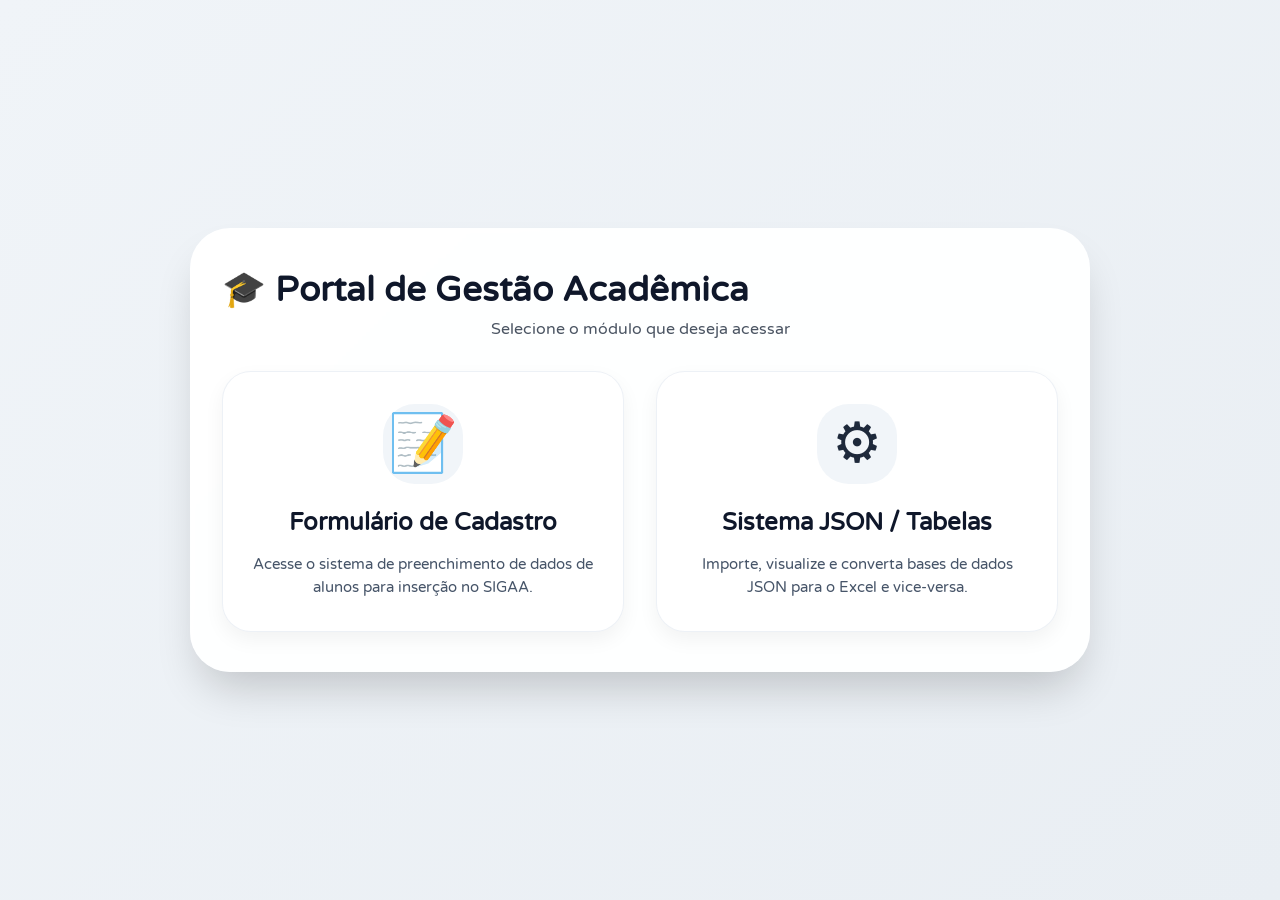
<file: index.html>
<!DOCTYPE html>
<html lang="pt-BR">
<head>
  <meta charset="UTF-8">
  <meta name="viewport" content="width=device-width, initial-scale=1.0">
  <title>Portal SIGAA Moderno</title>
  <link href="https://fonts.googleapis.com/css2?family=Varela+Round&display=swap" rel="stylesheet">
  <link rel="stylesheet" href="styles.css">
  <style>
    /* Estilos específicos para a página inicial (portal) */
    body {
      background: linear-gradient(135deg, #f0f4f8 0%, #e9eef3 100%);
      display: flex;
      justify-content: center;
      align-items: center;
      min-height: 100vh;
      padding: 2rem;
      margin: 0;
    }

    .portal-grid {
      display: grid;
      grid-template-columns: repeat(auto-fit, minmax(280px, 1fr));
      gap: 2rem;
      margin-top: 2rem;
    }

    .portal-card {
      background: #ffffff;
      border-radius: 1.8rem;
      padding: 2rem 1.8rem;
      text-align: center;
      text-decoration: none;
      color: #1e293b;
      transition: all 0.3s ease;
      box-shadow: 0 8px 20px rgba(0, 0, 0, 0.05);
      border: 1px solid rgba(226, 232, 240, 0.6);
      display: flex;
      flex-direction: column;
      align-items: center;
      gap: 1rem;
    }

    .portal-card:hover {
      transform: translateY(-6px);
      box-shadow: 0 20px 30px -10px rgba(0, 0, 0, 0.15);
      border-color: #cbd5e1;
    }

    .portal-icon {
      font-size: 3.5rem;
      background: #f1f5f9;
      width: 80px;
      height: 80px;
      display: flex;
      align-items: center;
      justify-content: center;
      border-radius: 2rem;
      margin-bottom: 0.5rem;
      transition: 0.2s;
    }

    .portal-card:hover .portal-icon {
      background: #e2e8f0;
      transform: scale(1.02);
    }

    .portal-card h3 {
      font-size: 1.5rem;
      font-weight: 700;
      margin: 0;
      color: #0f172a;
    }

    .portal-card p {
      font-size: 0.95rem;
      color: #475569;
      line-height: 1.5;
      margin: 0;
    }

    .form-container {
      max-width: 900px;
      width: 100%;
      margin: 0 auto;
      background: rgba(255, 255, 255, 0.95);
      backdrop-filter: blur(2px);
      border-radius: 2.5rem;
      padding: 2.5rem 2rem;
      box-shadow: 0 25px 45px -12px rgba(0, 0, 0, 0.2);
    }

    h1 {
      font-size: 2.2rem;
      margin-bottom: 0.5rem;
    }

    .subtitle {
      font-size: 1rem;
      color: #4b5563;
    }
  </style>
</head>
<body>
<div class="form-container">
  <div style="text-align: center; margin-bottom: 1rem;">
    <h1>🎓 Portal de Gestão Acadêmica</h1>
    <p class="subtitle" style="border: none; padding: 0;">Selecione o módulo que deseja acessar</p>
  </div>

  <div class="portal-grid">
    <a href="cadastro.html" class="portal-card">
      <div class="portal-icon">📝</div>
      <h3>Formulário de Cadastro</h3>
      <p>Acesse o sistema de preenchimento de dados de alunos para inserção no SIGAA.</p>
    </a>

    <a href="ferramentas.html" class="portal-card">
      <div class="portal-icon">⚙️</div>
      <h3>Sistema JSON / Tabelas</h3>
      <p>Importe, visualize e converta bases de dados JSON para o Excel e vice-versa.</p>
    </a>
  </div>
</div>
</body>
</html>
</file>
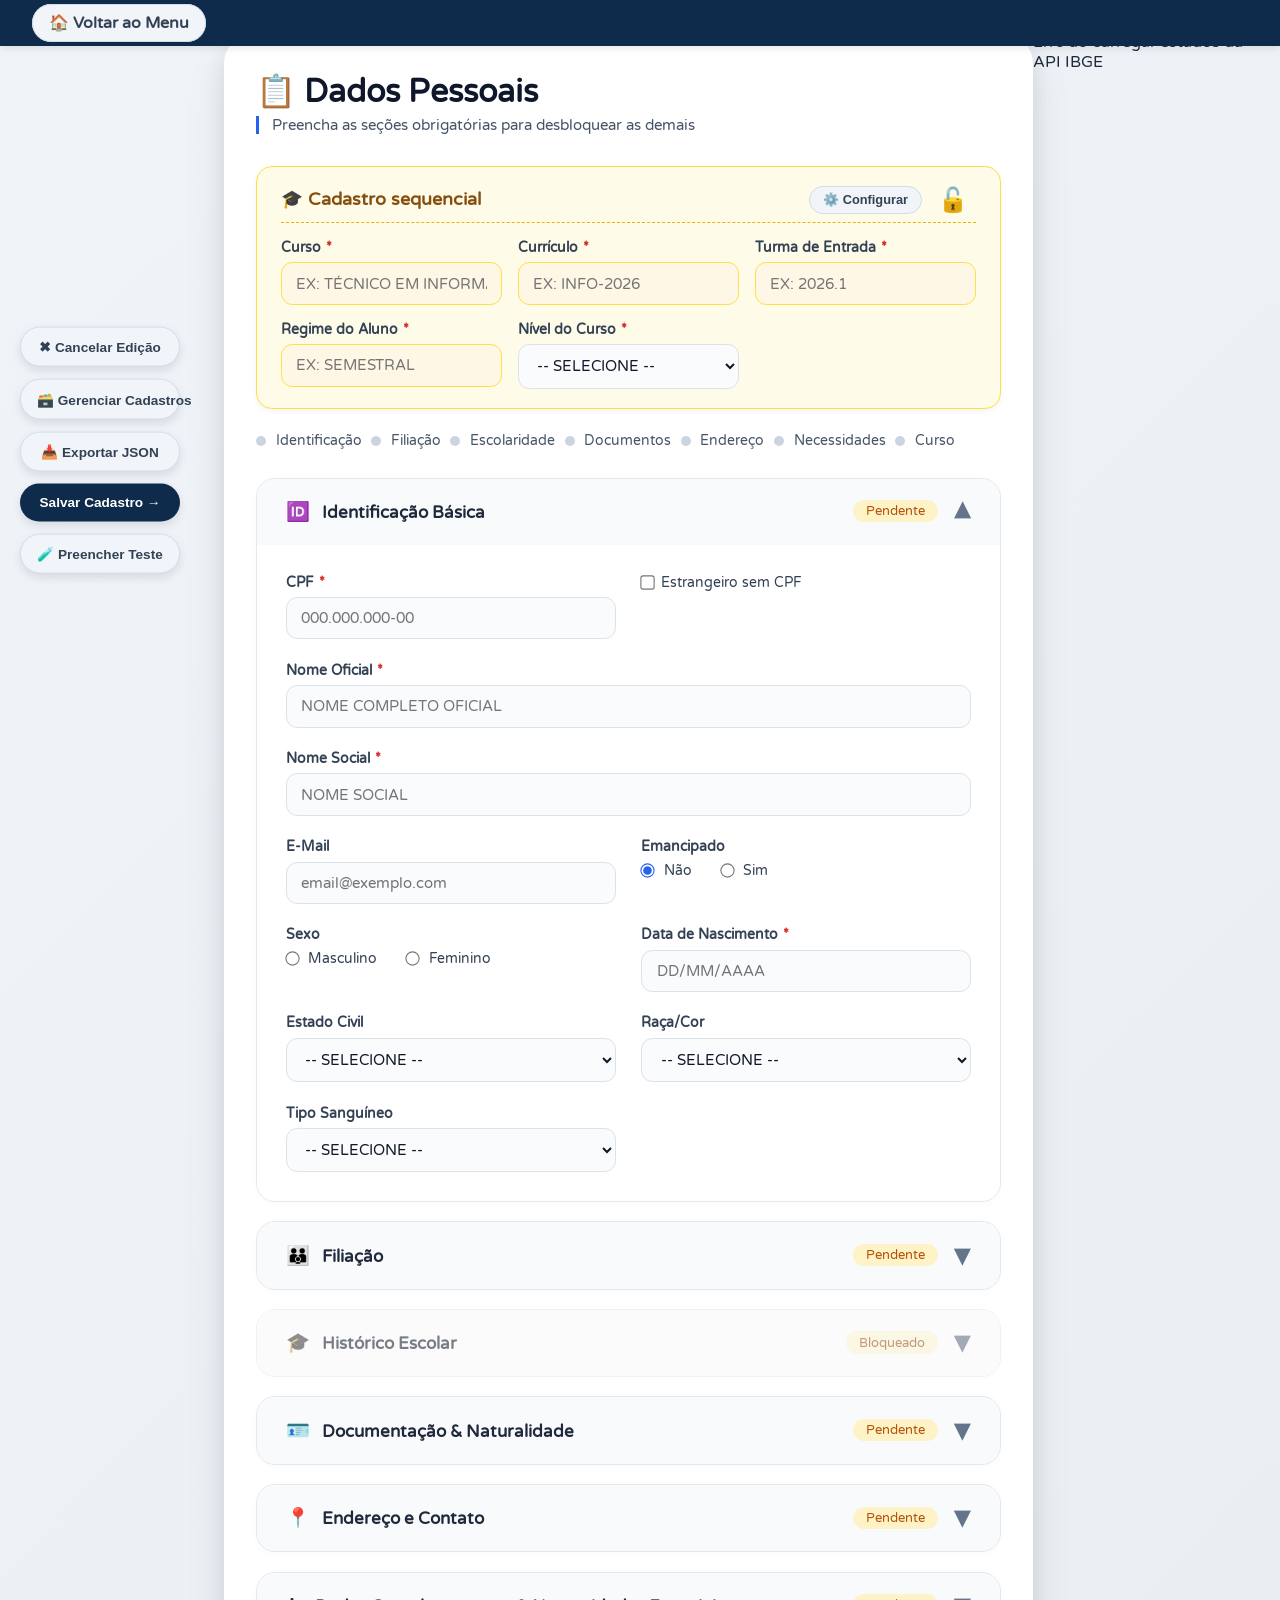
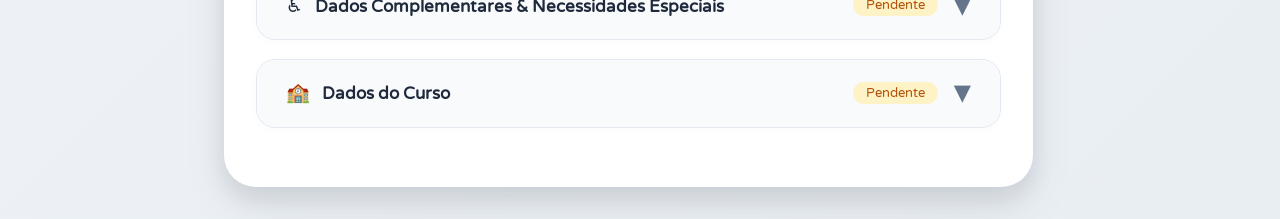
<file: cadastro.html>
<!DOCTYPE html>
<html lang="pt-BR">
<head>
  <meta charset="UTF-8">
  <meta name="viewport" content="width=device-width, initial-scale=1.0, maximum-scale=1.5, user-scalable=yes">
  <title>Dados Pessoais · SIGAA Moderno</title>
  <link href="https://fonts.googleapis.com/css2?family=Varela+Round&display=swap" rel="stylesheet">
  <link rel="stylesheet" href="./css/styles.css">
</head>
<body>

<!-- Menu superior -->
<nav class="top-menu">
  <a href="index.html" class="btn btn-secondary" style="padding: 0.5rem 1rem; text-decoration: none;">🏠 Voltar ao Menu</a>
</nav>

<!-- Botões flutuantes laterais -->
<div class="floating-buttons">
  <button class="btn btn-secondary" type="button" onclick="cancelarEdicao()">✖ Cancelar Edição</button>
  <button class="btn btn-secondary" type="button" onclick="abrirDashboard()">🗃️ Gerenciar Cadastros</button>
  <button class="btn btn-secondary" type="button" onclick="exportarParaJSON()">📥 Exportar JSON</button>
  <button class="btn btn-primary" type="button" onclick="validateAll()">Salvar Cadastro →</button>
  <button class="btn btn-secondary" type="button" onclick="preencherDadosFicticios()">🧪 Preencher Teste</button>
</div>

<div class="form-container">
  <h1>📋 Dados Pessoais</h1>
  <p class="subtitle">Preencha as seções obrigatórias para desbloquear as demais</p>

  <!-- Painel fixo de configuração do curso (Cadastro sequencial) -->
  <div class="course-fixed-panel">
    <div class="panel-header">
      <span class="panel-title">🎓 Cadastro sequencial</span>
      <div style="display: flex; gap: 0.5rem;">
        <button class="btn btn-secondary" style="padding: 0.2rem 0.8rem; font-size: 0.8rem;" onclick="showInitialModal()">⚙️ Configurar</button>
        <button id="lockToggleBtn" class="lock-button" onclick="toggleCourseLock()">🔓</button>
      </div>
    </div>
    <div class="course-fixed-fields">
      <div class="field-group">
        <label>Curso <span class="required-mark">*</span></label>
        <input type="text" id="fixedCurso" placeholder="Ex: TÉCNICO EM INFORMÁTICA">
      </div>
      <div class="field-group">
        <label>Currículo <span class="required-mark">*</span></label>
        <input type="text" id="fixedCurriculo" placeholder="Ex: INFO-2026">
      </div>
      <div class="field-group">
        <label>Turma de Entrada <span class="required-mark">*</span></label>
        <input type="text" id="fixedTurma" placeholder="Ex: 2026.1">
      </div>
      <div class="field-group">
        <label>Regime do Aluno <span class="required-mark">*</span></label>
        <input type="text" id="fixedRegime" placeholder="Ex: SEMESTRAL">
      </div>
      <!-- NOVO CAMPO: Nível de Ensino (apenas para controle de interface) -->
      <div class="field-group">
        <label>Nível do Curso <span class="required-mark">*</span></label>
        <select id="nivelCurso" onchange="atualizarExigenciaEscolar()">
          <option value="">-- SELECIONE --</option>
          <option value="fic">FIC (Ensino Fundamental)</option>
          <option value="tecnico">Técnico (Ensino Fundamental)</option>
          <option value="subsequente">Subsequente (Ensino Médio)</option>
          <option value="superior">Superior (Ensino Médio)</option>
          <option value="pos">Pós-Graduação (Graduação)</option>
        </select>
      </div>
    </div>
  </div>

  <div class="progress-indicator" id="progressBar">
    <span class="progress-dot active" id="dot1"></span> Identificação
    <span class="progress-dot" id="dot2"></span> Filiação
    <span class="progress-dot" id="dot3"></span> Escolaridade
    <span class="progress-dot" id="dot4"></span> Documentos
    <span class="progress-dot" id="dot5"></span> Endereço
    <span class="progress-dot" id="dot6"></span> Necessidades
    <span class="progress-dot" id="dot7"></span> Curso
  </div>

  <form id="mainForm" onsubmit="return false;">
    
    <div class="accordion open" id="acc1">
      <div class="accordion-header" onclick="toggleAccordion('acc1')">
        <div><span class="icon">🆔</span> Identificação Básica</div>
        <div style="display: flex; align-items: center; gap: 1rem;">
          <span class="status incomplete" id="status1">Pendente</span>
          <span class="toggle-icon">▼</span>
        </div>
      </div>
      <div class="accordion-body">
        <div class="inner">
          <div class="form-grid">
            <div class="field-group">
              <label>CPF <span class="required-mark">*</span></label>
              <input id="form:txtCPF" name="form:txtCPF" type="text" maxlength="14" placeholder="000.000.000-00" oninput="aplicarMascaraCPF(this); checkSection('acc1');">
            </div>
            <div class="field-group" style="justify-content: flex-end;">
              <label style="font-weight: 500;">
                <input id="form:internacional" name="form:internacional" type="checkbox" onchange="checkSection('acc1')"> Estrangeiro sem CPF
              </label>
            </div>
            <div class="field-group full-width">
              <label>Nome Oficial <span class="required-mark">*</span></label>
              <input id="form:nomeOficial" name="form:nomeOficial" type="text" maxlength="80" placeholder="NOME COMPLETO OFICIAL" oninput="replicateToSocial(); checkSection('acc1');">
            </div>
            <div class="field-group full-width">
              <label>Nome Social <span class="required-mark">*</span></label>
              <input id="form:nome" name="form:nome" type="text" maxlength="80" placeholder="NOME SOCIAL" oninput="checkSection('acc1')">
            </div>
            <div class="field-group">
              <label>E-Mail</label>
              <input id="form:email" name="form:email" type="email" maxlength="80" placeholder="email@exemplo.com">
            </div>
            <div class="field-group">
              <label>Emancipado</label>
              <div class="radio-group">
                <label><input type="radio" name="form:emancipado" value="false" checked> Não</label>
                <label><input type="radio" name="form:emancipado" value="true"> Sim</label>
              </div>
            </div>
            <div class="field-group">
              <label>Sexo</label>
              <div class="radio-group">
                <label><input type="radio" name="form:sexo" value="M"> Masculino</label>
                <label><input type="radio" name="form:sexo" value="F"> Feminino</label>
              </div>
            </div>
            <div class="field-group">
              <label>Data de Nascimento <span class="required-mark">*</span></label>
              <input id="form:Nascimento" name="form:Nascimento" type="text" maxlength="10" placeholder="DD/MM/AAAA" oninput="aplicarMascaraData(this); checkSection('acc1');">
            </div>
            <div class="field-group">
              <label>Estado Civil</label>
              <select id="form:estadoCivil" name="form:estadoCivil">
                <option value="0">-- SELECIONE --</option>
                <option value="1">SOLTEIRO(A)</option>
                <option value="2">CASADO(A)</option>
                <option value="9">DIVORCIADO(A)</option>
                <option value="5">VIÚVO(A)</option>
              </select>
            </div>
            <div class="field-group">
              <label>Raça/Cor</label>
              <select id="form:raca" name="form:raca">
                <option value="0">-- SELECIONE --</option>
                <option value="1">BRANCA</option>
                <option value="2">PARDA</option>
                <option value="3">PRETA</option>
                <option value="5">AMARELA</option>
                <option value="4">INDÍGENA</option>
              </select>
            </div>
            <div class="field-group">
              <label>Tipo Sanguíneo</label>
              <select id="form:tipoSanguineo" name="form:tipoSanguineo">
                <option value="">-- SELECIONE --</option>
                <option value="O+">O+</option>
                <option value="O-">O-</option>
                <option value="A+">A+</option>
                <option value="A-">A-</option>
              </select>
            </div>
          </div>
        </div>
      </div>
    </div>

    <div class="accordion locked" id="acc2">
      <div class="accordion-header" onclick="toggleAccordion('acc2')">
        <div><span class="icon">👪</span> Filiação</div>
        <div style="display: flex; align-items: center; gap: 1rem;">
          <span class="status incomplete" id="status2">Bloqueado</span>
          <span class="toggle-icon">▼</span>
        </div>
      </div>
      <div class="accordion-body">
        <div class="inner">
          <div class="form-grid">
            <div class="field-group full-width">
              <label>Filiação 1 <span class="required-mark">*</span></label>
              <input id="form:mae" name="form:mae" type="text" placeholder="NOME" oninput="checkSection('acc2')">
            </div>
            <div class="field-group">
              <label>Tipo</label>
              <select id="form:tipoFiliacao1" name="form:tipoFiliacao1">
                <option value="1">MÃE</option>
                <option value="2">PAI</option>
                <option value="3">OUTRO</option>
              </select>
            </div>
            <div class="field-group">
              <label>CPF</label>
              <input id="form:cpfDaFiliacao1" name="form:cpfDaFiliacao1" type="text" maxlength="14" placeholder="000.000.000-00" oninput="aplicarMascaraCPF(this)">
            </div>
            
            <hr class="section-divider full-width">

            <div class="field-group full-width">
              <label>Filiação 2</label>
              <input id="form:pai" name="form:pai" type="text" placeholder="NOME">
            </div>
            <div class="field-group">
              <label>Tipo</label>
              <select id="form:tipoFiliacao2" name="form:tipoFiliacao2">
                <option value="">-- SELECIONE --</option>
                <option value="2">PAI</option>
                <option value="1">MÃE</option>
                <option value="3">OUTRO</option>
              </select>
            </div>
            <div class="field-group">
              <label>CPF</label>
              <input id="form:cpfDaFiliacao2" name="form:cpfDaFiliacao2" type="text" maxlength="14" placeholder="000.000.000-00" oninput="aplicarMascaraCPF(this)">
            </div>

            <hr class="section-divider full-width">

            <div class="field-group full-width">
              <label>Filiação 3</label>
              <input id="form:nomeFiliacao3" name="form:nomeFiliacao3" type="text" placeholder="NOME">
            </div>
            <div class="field-group">
              <label>Tipo</label>
              <select id="form:tipoFiliacao3" name="form:tipoFiliacao3">
                <option value="">-- SELECIONE --</option>
                <option value="3">OUTRO</option>
              </select>
            </div>
            <div class="field-group">
              <label>CPF</label>
              <input id="form:cpfDaFiliacao3" name="form:cpfDaFiliacao3" type="text" maxlength="14" placeholder="000.000.000-00" oninput="aplicarMascaraCPF(this)">
            </div>
          </div>
        </div>
      </div>
    </div>

    <div class="accordion locked" id="acc3">
      <div class="accordion-header" onclick="toggleAccordion('acc3')">
        <div><span class="icon">🎓</span> Histórico Escolar</div>
        <div style="display: flex; align-items: center; gap: 1rem;">
          <span class="status incomplete" id="status3">Bloqueado</span>
          <span class="toggle-icon">▼</span>
        </div>
      </div>
      <div class="accordion-body">
        <div class="inner">
          <div class="edu-cards-container">
            <div class="edu-card">
              <h4>📘 Ensino Fundamental</h4>
              <div class="field-group">
                <label>Ano de Conclusão</label>
                <input id="form:anoFund" name="form:anoFund" type="text" maxlength="4" placeholder="AAAA" oninput="this.value = this.value.replace(/\D/g, '')">
              </div>
              <div class="field-group">
                <label>Escola</label>
                <input id="form:escolaFund" name="form:escolaFund" type="text" placeholder="NOME DA ESCOLA">
              </div>
              <div class="field-group">
                <label>Tipo de Instituição</label>
                <select id="form:tipoEscolaFund" name="form:tipoEscolaFund">
                  <option value="">-- SELECIONE --</option>
                  <option value="PUB">Pública</option>
                  <option value="PRI">Privada</option>
                </select>
              </div>
            </div>

            <div class="edu-card">
              <h4>📗 Ensino Médio</h4>
              <div class="field-group">
                <label>Ano de Conclusão</label>
                <input id="form:anoMedio" name="form:anoMedio" type="text" maxlength="4" placeholder="AAAA" oninput="this.value = this.value.replace(/\D/g, '')">
              </div>
              <div class="field-group">
                <label>Escola</label>
                <input id="form:escolaMedio" name="form:escolaMedio" type="text" placeholder="NOME DA ESCOLA">
              </div>
              <div class="field-group">
                <label>Tipo de Instituição</label>
                <select id="form:tipoEscolaMedio" name="form:tipoEscolaMedio">
                  <option value="">-- SELECIONE --</option>
                  <option value="PUB">Pública</option>
                  <option value="PRI">Privada</option>
                </select>
              </div>
            </div>

            <div class="edu-card">
              <h4>📙 Ensino Superior</h4>
              <div class="field-group">
                <label>Ano de Conclusão</label>
                <input id="form:anoSup" name="form:anoSup" type="text" maxlength="4" placeholder="AAAA" oninput="this.value = this.value.replace(/\D/g, '')">
              </div>
              <div class="field-group">
                <label>Instituição</label>
                <input id="form:instSup" name="form:instSup" type="text" placeholder="NOME DA INSTITUIÇÃO">
              </div>
              <div class="field-group">
                <label>Tipo de Instituição</label>
                <select id="form:tipoInstSup" name="form:tipoInstSup">
                  <option value="">-- SELECIONE --</option>
                  <option value="PUB">Pública</option>
                  <option value="PRI">Privada</option>
                </select>
              </div>
            </div>
          </div>
          <div style="margin-top: 2rem; text-align: right;">
            <button type="button" class="btn btn-secondary" style="padding: 0.5rem 1.5rem;" onclick="checkSection('acc3'); if(document.getElementById('status3').textContent === 'Concluído') forceUnlock('acc4'); else showMessage('Preencha os campos exigidos para o nível selecionado.', 'error');">Confirmar & Avançar</button>
          </div>
        </div>
      </div>
    </div>

    <div class="accordion locked" id="acc4">
      <div class="accordion-header" onclick="toggleAccordion('acc4')">
        <div><span class="icon">🪪</span> Documentação & Naturalidade</div>
        <div style="display: flex; align-items: center; gap: 1rem;">
          <span class="status incomplete" id="status4">Bloqueado</span>
          <span class="toggle-icon">▼</span>
        </div>
      </div>
      <div class="accordion-body">
        <div class="inner">
          <div class="form-grid">
            <div class="field-group full-width"><h3 style="font-size: 1rem; color: #475569;">Naturalidade</h3></div>
            <div class="field-group">
              <label>País <span class="required-mark">*</span></label>
              <select id="form:naturPais" name="form:naturPais" onchange="checkSection('acc4')">
                <option value="">-- SELECIONE --</option>
                <option value="31">BRASIL</option>
              </select>
            </div>
            <div class="field-group">
              <label>UF Naturalidade <span class="required-mark">*</span></label>
              <select id="form:ufIdNatur" name="form:ufIdNatur" onchange="atualizarMunicipios('form:ufIdNatur', 'listaNatMunicipio'); checkSection('acc4');">
                <option value="-1">-- SELECIONE --</option>
              </select>
            </div>
            <div class="field-group">
              <label>Município <span class="required-mark">*</span></label>
              <input id="form:naturMunicipio" name="form:naturMunicipio" list="listaNatMunicipio" placeholder="DIGITE OU SELECIONE" oninput="checkSection('acc4')">
              <datalist id="listaNatMunicipio"></datalist>
            </div>
            <div class="field-group">
              <label>Nacionalidade <span class="required-mark">*</span></label>
              <input id="form:paisNacionalidade" name="form:paisNacionalidade" type="text" maxlength="50" value="BRASILEIRA" placeholder="BRASILEIRA" oninput="checkSection('acc4')">
            </div>

            <hr class="section-divider full-width">
            
            <div class="field-group full-width"><h3 style="font-size: 1rem; color: #475569;">Registro Geral (RG)</h3></div>
            <div class="field-group">
              <label>RG <span class="required-mark">*</span></label>
              <input id="form:rg" name="form:rg" type="text" maxlength="15" placeholder="NÚMERO" oninput="checkSection('acc4')">
            </div>
            <div class="field-group">
              <label>Órgão Expedição <span class="required-mark">*</span></label>
              <input id="form:orgaoExpedicao" name="form:orgaoExpedicao" type="text" maxlength="20" placeholder="SSP/PC" oninput="checkSection('acc4')">
            </div>
            <div class="field-group">
              <label>UF RG <span class="required-mark">*</span></label>
              <select id="form:ufRG" name="form:ufRG" onchange="checkSection('acc4')">
                <option value="-1">-- SELECIONE --</option>
              </select>
            </div>
            <div class="field-group">
              <label>Data Expedição RG <span class="required-mark">*</span></label>
              <input id="form:Expedicao" name="form:Expedicao" type="text" maxlength="10" placeholder="DD/MM/AAAA" oninput="aplicarMascaraData(this); checkSection('acc4');">
            </div>

            <hr class="section-divider full-width">

            <div class="field-group full-width"><h3 style="font-size: 1rem; color: #475569;">Outros Documentos</h3></div>
            <div class="field-group">
              <label>Título de Eleitor</label>
              <input id="form:numeroTitulo" name="form:numeroTitulo" type="text" maxlength="12" placeholder="NÚMERO">
            </div>
            <div class="field-group">
              <label>Zona</label>
              <input id="form:zonaTitulo" name="form:zonaTitulo" type="text" maxlength="4" placeholder="ZONA">
            </div>
            <div class="field-group">
              <label>Seção</label>
              <input id="form:secaoTitulo" name="form:secaoTitulo" type="text" maxlength="4" placeholder="SEÇÃO">
            </div>
            <div class="field-group">
              <label>Passaporte</label>
              <input id="form:passaporte" name="form:passaporte" type="text" maxlength="20" placeholder="NÚMERO">
            </div>

            <div class="field-group">
              <label>Certificado Militar</label>
              <input id="form:numero_certificadomilitar" name="form:numero_certificadomilitar" type="text" maxlength="20" placeholder="NÚMERO">
            </div>
            <div class="field-group">
              <label>Data Expedição</label>
              <input id="form:Expedicao_certificadomilitar" name="form:Expedicao_certificadomilitar" type="text" maxlength="10" placeholder="DD/MM/AAAA" oninput="aplicarMascaraData(this);">
            </div>
            <div class="field-group">
              <label>Série / Categoria</label>
              <div style="display: flex; gap: 0.5rem;">
                <input id="form:serieMilitar" name="form:serieMilitar" type="text" placeholder="SÉRIE" style="width: 50%;">
                <input id="form:catMilitar" name="form:catMilitar" type="text" placeholder="CAT" style="width: 50%;">
              </div>
            </div>
            <div class="field-group">
              <label>Órgão (Militar)</label>
              <input id="form:orgaoMilitar" name="form:orgaoMilitar" type="text" placeholder="ÓRGÃO">
            </div>
          </div>
        </div>
      </div>
    </div>

    <div class="accordion locked" id="acc5">
      <div class="accordion-header" onclick="toggleAccordion('acc5')">
        <div><span class="icon">📍</span> Endereço e Contato</div>
        <div style="display: flex; align-items: center; gap: 1rem;">
          <span class="status incomplete" id="status5">Bloqueado</span>
          <span class="toggle-icon">▼</span>
        </div>
      </div>
      <div class="accordion-body">
        <div class="inner">
          <div class="form-grid">
            <div class="field-group full-width">
              <label>Área de procedência (Localização)</label>
              <div class="radio-group">
                <label><input type="radio" name="form:zonaResidencia" value="urbana" checked> Zona urbana</label>
                <label><input type="radio" name="form:zonaResidencia" value="rural"> Zona rural</label>
              </div>
            </div>
            <div class="field-group">
              <label>CEP <span class="required-mark">*</span></label>
              <input id="form:endCEP" name="form:endCEP" type="text" maxlength="9" placeholder="00000-000" oninput="aplicarMascaraCEP(this); checkSection('acc5');">
            </div>
            <div class="field-group">
              <label>Logradouro <span class="required-mark">*</span></label>
              <input id="form:logradouro" name="form:logradouro" type="text" maxlength="70" placeholder="RUA/AVENIDA" oninput="checkSection('acc5')">
            </div>
            <div class="field-group">
              <label>Número <span class="required-mark">*</span></label>
              <input id="form:endNumero" name="form:endNumero" type="text" maxlength="8" placeholder="Nº" oninput="checkSection('acc5')">
            </div>
            <div class="field-group">
              <label>Complemento</label>
              <input id="form:endComplemento" name="form:endComplemento" type="text" maxlength="80" placeholder="APTO/BLOCO">
            </div>
            <div class="field-group">
              <label>Bairro <span class="required-mark">*</span></label>
              <input id="form:endBairro" name="form:endBairro" type="text" maxlength="60" placeholder="BAIRRO" oninput="checkSection('acc5')">
            </div>
            <div class="field-group">
              <label>UF <span class="required-mark">*</span></label>
              <select id="form:ufEnd" name="form:ufEnd" onchange="atualizarMunicipios('form:ufEnd', 'listaEndMunicipio'); checkSection('acc5');">
                <option value="-1">-- SELECIONE --</option>
              </select>
            </div>
            <div class="field-group">
              <label>Município <span class="required-mark">*</span></label>
              <input id="form:endMunicipio" name="form:endMunicipio" list="listaEndMunicipio" placeholder="DIGITE OU SELECIONE" oninput="checkSection('acc5')">
              <datalist id="listaEndMunicipio"></datalist>
            </div>
            
            <div class="field-group">
              <label>Tel. Celular <span class="required-mark">*</span></label>
              <input id="form:telCelNumero" name="form:telCelNumero" type="text" maxlength="9" placeholder="0000-0000" oninput="aplicarMascaraTelefoneSIGAA(this); checkSection('acc5');">
            </div>
            <div class="field-group">
              <label>Tel. Fixo</label>
              <input id="form:telFixoNumero" name="form:telFixoNumero" type="text" maxlength="9" placeholder="0000-0000" oninput="aplicarMascaraTelefoneSIGAA(this);">
            </div>
            
          </div>
        </div>
      </div>
    </div>

    <div class="accordion locked" id="acc6">
      <div class="accordion-header" onclick="toggleAccordion('acc6')">
        <div><span class="icon">♿</span> Dados Complementares & Necessidades Especiais</div>
        <div style="display: flex; align-items: center; gap: 1rem;">
          <span class="status incomplete" id="status6">Bloqueado</span>
          <span class="toggle-icon">▼</span>
        </div>
      </div>
      <div class="accordion-body">
        <div class="inner">
          <div class="form-grid" style="margin-bottom: 2rem;">
            <div class="field-group">
              <label>Renda per Capita</label>
              <select id="form:rendaFamiliar" name="form:rendaFamiliar">
                <option value="1">DE 0,00 A 0,50 SALÁRIO MÍNIMO</option>
                <option value="2">DE 0,51 A 1,00 SALÁRIO MÍNIMO</option>
                <option value="3" selected="selected">DE 1,01 A 1,50 SALÁRIO MÍNIMO</option>
                <option value="4">DE 1,51 A 2,00 SALÁRIOS MÍNIMOS</option>
                <option value="5">DE 2,01 A 2,50 SALÁRIOS MÍNIMOS</option>
                <option value="6">DE 2,51 A 3,00 SALÁRIOS MÍNIMOS</option>
                <option value="7">DE 3,01 A 3,50 SALÁRIOS MÍNIMOS</option>
                <option value="8">ACIMA DE 3,51 SALÁRIOS MÍNIMOS</option>
              </select>
            </div>
            <div class="field-group">
              <label>Banco</label>
              <select id="form:contaBanco" name="form:contaBanco">
                <option value="0">NÃO REGISTRADA</option>
                <option value="1">BANCO DO BRASIL S.A.</option>
                <option value="104">CAIXA ECONÔMICA FEDERAL</option>
              </select>
            </div>
            <div class="field-group">
              <label>NIS</label>
              <input id="form:nis" name="form:nis" type="text" maxlength="20" placeholder="NÚMERO NIS" oninput="this.value = this.value.replace(/\D/g, '')">
            </div>
          </div>

          <div class="field-group full-width">
            <label style="margin-bottom: 0.5rem; font-size: 1.1rem;">Necessidades Especiais Educacionais</label>
            <div class="checkbox-grid">
              <label class="checkbox-label"><input type="checkbox" name="necessidade" value="Altas habilidades/superdotação"> Altas habilidades/superdotação</label>
              <label class="checkbox-label"><input type="checkbox" name="necessidade" value="Ansiedade"> Ansiedade</label>
              <label class="checkbox-label"><input type="checkbox" name="necessidade" value="Atendimento Domiciliar"> Atendimento Domiciliar</label>
              <label class="checkbox-label"><input type="checkbox" name="necessidade" value="Autismo"> Autismo</label>
              <label class="checkbox-label"><input type="checkbox" name="necessidade" value="Baixa Visão"> Baixa Visão</label>
              <label class="checkbox-label"><input type="checkbox" name="necessidade" value="Baixa de acuidade visual"> Baixa de acuidade visual</label>
              <label class="checkbox-label"><input type="checkbox" name="necessidade" value="Cegueira"> Cegueira</label>
              <label class="checkbox-label"><input type="checkbox" name="necessidade" value="Cifose Postural"> Cifose Postural</label>
              <label class="checkbox-label"><input type="checkbox" name="necessidade" value="Deficiência Física"> Deficiência Física</label>
              <label class="checkbox-label"><input type="checkbox" name="necessidade" value="Deficiência intelectual"> Deficiência intelectual</label>
              <label class="checkbox-label"><input type="checkbox" name="necessidade" value="Deficiência múltipla"> Deficiência múltipla</label>
              <label class="checkbox-label"><input type="checkbox" name="necessidade" value="Deficiência visual"> Deficiência visual</label>
              <label class="checkbox-label"><input type="checkbox" name="necessidade" value="Deficiente Auditivo"> Deficiente Auditivo</label>
              <label class="checkbox-label"><input type="checkbox" name="necessidade" value="Depressão"> Depressão</label>
              <label class="checkbox-label"><input type="checkbox" name="necessidade" value="Dificuldade de Aprendizagem"> Dificuldade de Aprendizagem</label>
              <label class="checkbox-label"><input type="checkbox" name="necessidade" value="Dislexia"> Dislexia</label>
              <label class="checkbox-label"><input type="checkbox" name="necessidade" value="Distrofia Miotonica"> Distrofia Miotonica</label>
              <label class="checkbox-label"><input type="checkbox" name="necessidade" value="Esquizofrenia"> Esquizofrenia</label>
              <label class="checkbox-label"><input type="checkbox" name="necessidade" value="Fibromialgia"> Fibromialgia</label>
              <label class="checkbox-label"><input type="checkbox" name="necessidade" value="Física"> Física</label>
              <label class="checkbox-label"><input type="checkbox" name="necessidade" value="Física/Múltiplas"> Física/Múltiplas</label>
              <label class="checkbox-label"><input type="checkbox" name="necessidade" value="Hidrocefalia"> Hidrocefalia</label>
              <label class="checkbox-label"><input type="checkbox" name="necessidade" value="LÚPUS"> LÚPUS</label>
              <label class="checkbox-label"><input type="checkbox" name="necessidade" value="MIOTONIA CONGÊNITA"> MIOTONIA CONGÊNITA</label>
              <label class="checkbox-label"><input type="checkbox" name="necessidade" value="Nanismo"> Nanismo</label>
              <label class="checkbox-label"><input type="checkbox" name="necessidade" value="Epilepsia"> Epilepsia</label>
              <label class="checkbox-label"><input type="checkbox" name="necessidade" value="Neuro"> Neuro</label>
              <label class="checkbox-label"><input type="checkbox" name="necessidade" value="Outros"> Outros</label>
              <label class="checkbox-label"><input type="checkbox" name="necessidade" value="Paralisia Cerebral"> Paralisia Cerebral</label>
              <label class="checkbox-label"><input type="checkbox" name="necessidade" value="Usuário de cadeira de rodas"> Usuário de cadeira de rodas</label>
              <label class="checkbox-label"><input type="checkbox" name="necessidade" value="SINDROME GENÉTICA DE SILVER RUSSEL"> SINDROME DE SILVER RUSSEL</label>
              <label class="checkbox-label"><input type="checkbox" name="necessidade" value="SURDEZ"> SURDEZ</label>
              <label class="checkbox-label"><input type="checkbox" name="necessidade" value="Sindrome Turner"> Sindrome Turner</label>
              <label class="checkbox-label"><input type="checkbox" name="necessidade" value="Síndrome de Asperger"> Síndrome de Asperger</label>
              <label class="checkbox-label"><input type="checkbox" name="necessidade" value="Síndrome de Rett"> Síndrome de Rett</label>
              <label class="checkbox-label"><input type="checkbox" name="necessidade" value="Surdez Acentuada"> Surdez Acentuada</label>
              <label class="checkbox-label"><input type="checkbox" name="necessidade" value="Surdez Moderada"> Surdez Moderada</label>
              <label class="checkbox-label"><input type="checkbox" name="necessidade" value="Surdez leve"> Surdez leve</label>
              <label class="checkbox-label"><input type="checkbox" name="necessidade" value="Surdocegueira"> Surdocegueira</label>
              <label class="checkbox-label"><input type="checkbox" name="necessidade" value="TDAH"> TDAH</label>
              <label class="checkbox-label"><input type="checkbox" name="necessidade" value="TOC E ANSIEDADE"> TOC E ANSIEDADE</label>
              <label class="checkbox-label"><input type="checkbox" name="necessidade" value="TOD-Transtorno Opositor e Desafiador"> TOD</label>
              <label class="checkbox-label"><input type="checkbox" name="necessidade" value="Transtorno Afetivo Bipolar"> Transtorno Bipolar</label>
              <label class="checkbox-label"><input type="checkbox" name="necessidade" value="Transtorno Desintegrativo da Infância"> Transtorno Desintegrativo</label>
              <label class="checkbox-label"><input type="checkbox" name="necessidade" value="Transtorno Mental"> Transtorno Mental</label>
              <label class="checkbox-label"><input type="checkbox" name="necessidade" value="Transtorno Neuropsicomotor"> Transtorno Neuropsicomotor</label>
              <label class="checkbox-label"><input type="checkbox" name="necessidade" value="Transtorno de Ansiedade Generalizada (TAG)"> TAG</label>
              <label class="checkbox-label"><input type="checkbox" name="necessidade" value="Transtornos Globais do Desenvolvimento"> TGD</label>
              <label class="checkbox-label"><input type="checkbox" name="necessidade" value="Visão subnormal ou baixa visão"> Visão subnormal</label>
              <label class="checkbox-label"><input type="checkbox" name="necessidade" value="perda auditiva mista"> perda auditiva</label>
            </div>
          </div>

          <div class="form-grid" style="margin-top: 1.5rem;">
            <div class="field-group">
              <label class="checkbox-label" style="margin-top: 1.5rem;">
                <input type="checkbox" id="form:deficienciaTemporaria" name="form:deficienciaTemporaria"> Alguma destas deficiências é temporária?
              </label>
            </div>
            <div class="field-group">
              <label>Data de Emissão do Laudo</label>
              <input id="form:dataLaudo" name="form:dataLaudo" type="text" maxlength="10" placeholder="DD/MM/AAAA" oninput="aplicarMascaraData(this);">
            </div>
          </div>
          
          <div style="margin-top: 1.5rem; text-align: right;">
            <button type="button" class="btn btn-secondary" style="padding: 0.5rem 1.5rem;" onclick="updateSectionStatus('acc6', 'status6', true); forceUnlock('acc7');">Confirmar & Avançar</button>
          </div>
        </div>
      </div>
    </div>

    <div class="accordion locked" id="acc7">
      <div class="accordion-header" onclick="toggleAccordion('acc7')">
        <div><span class="icon">🏫</span> Dados do Curso</div>
        <div style="display: flex; align-items: center; gap: 1rem;">
          <span class="status incomplete" id="status7">Bloqueado</span>
          <span class="toggle-icon">▼</span>
        </div>
      </div>
      <div class="accordion-body">
        <div class="inner">
          <div class="form-grid">
            <div class="field-group full-width">
              <label>Forma de Ingresso <span class="required-mark">*</span></label>
              <select id="formDiscenteTecnico:formaIngresso" name="formDiscenteTecnico:formaIngresso" onchange="checkSection('acc7')">
                <option value="0">-- SELECIONE --</option>
                <option value="301263">CHAMADA PÚBLICA</option>
                <option value="1">EXAME DE SELEÇÃO</option>
                <option value="458">EXAME DE SELEÇÃO - AMPLA CONCORRÊNCIA</option>
                <option value="15651441">SELEÇÃO POR CURRÍCULO - COTA IR-EP (ESCOLA PÚBLICA;INDEPENDENTE DA RENDA)</option>
                <option value="15651438">SELEÇÃO POR CURRÍCULO - COTA IR-PPI (ESCOLA PÚBLICA;INDEPENDENTE DA RENDA;NEGRO/INDÍGENA)</option>
                <option value="15651440">SELEÇÃO POR CURRÍCULO - COTA IR-PcD (ESCOLA PÚBLICA;INDEPENDENTE DA RENDA;DEFICIÊNCIA)</option>
                <option value="15651439">SELEÇÃO POR CURRÍCULO - COTA IR-QI (ESCOLA PÚBLICA;INDEPENDENTE DA RENDA;QUILOMBOLA)</option>
                <option value="15651437">SELEÇÃO POR CURRÍCULO - COTA RI-EP (ESCOLA PÚBLICA;RENDA INFERIOR)</option>
                <option value="15651434">SELEÇÃO POR CURRÍCULO - COTA RI-PPI (ESCOLA PÚBLICA;RENDA INFERIOR;NEGRO/INDÍGENA)</option>
                <option value="15651436">SELEÇÃO POR CURRÍCULO - COTA RI-PcD (ESCOLA PÚBLICA;RENDA INFERIOR;DEFICIÊNCIA)</option>
                <option value="15651435">SELEÇÃO POR CURRÍCULO - COTA RI-QI (ESCOLA PÚBLICA;RENDA INFERIOR;QUILOMBOLA)</option>
                <option value="6">EXAME DE SELEÇÃO POR CURRÍCULO</option>
                <option value="464">EXAME DE SELEÇÃO POR CURRÍCULO - AÇÃO AFIRMATIVA</option>
                <option value="465">EXAME DE SELEÇÃO POR CURRÍCULO - AMPLA CONCORRÊNCIA</option>
                <option value="466">EXAME DE SELEÇÃO POR CURRÍCULO - COTA L1 (ESC.PUBL.;RENDA&lt;=1,5;AUTODECLARADO)</option>
                <option value="467">EXAME DE SELEÇÃO POR CURRÍCULO - COTA L2 (ESC.PUBL.;RENDA&lt;=1,5)</option>
                <option value="468">EXAME DE SELEÇÃO POR CURRÍCULO - COTA L3 (ESC.PUBL.;RENDA&gt;1,5;AUTODECLARADO)</option>
                <option value="469">EXAME DE SELEÇÃO POR CURRÍCULO - COTA L4 (ESC.PUBL.;RENDA&gt;1,5)</option>
                <option value="288495">EXAME DE SELEÇÃO POR CURRÍCULO - COTA L5 (ESC.PUBL;RENDA &lt;=1,5;AUTODECLARADO; PcD)</option>
                <option value="288496">EXAME DE SELEÇÃO POR CURRÍCULO - COTA L6 (ESC.PUBL;RENDA &lt;=1,5; PcD)</option>
                <option value="288497">EXAME DE SELEÇÃO POR CURRÍCULO - COTA L7 (ESC.PUBL;RENDA &gt;1,5;AUTODECLARADO; PcD)</option>
                <option value="288498">EXAME DE SELEÇÃO POR CURRÍCULO - COTA L8 (ESC.PUBL;RENDA &gt;1,5; PcD)</option>
                <option value="470">EXAME DE SELEÇÃO POR CURRÍCULO - PESSOA COM DEFICIÊNCIA</option>
                <option value="452">CONVÊNIO DE COOPERAÇÃO - AMPLA CONCORRÊNCIA</option>
                <option value="15651449">CONVÊNIO DE COOPERAÇÃO - COTA IR-EP (ESCOLA PÚBLICA;INDEPENDENTE DA RENDA)</option>
                <option value="15651446">CONVÊNIO DE COOPERAÇÃO - COTA IR-PPI (ESCOLA PÚBLICA;INDEPENDENTE DA RENDA;NEGRO/INDÍGENA)</option>
                <option value="15651448">CONVÊNIO DE COOPERAÇÃO - COTA IR-PcD (ESCOLA PÚBLICA;INDEPENDENTE DA RENDA;DEFICIÊNCIA)</option>
                <option value="15651447">CONVÊNIO DE COOPERAÇÃO - COTA IR-QI (ESCOLA PÚBLICA;INDEPENDENTE DA RENDA;QUILOMBOLA)</option>
                <option value="453">CONVÊNIO DE COOPERAÇÃO - COTA L1 (ESC.PUBL.;RENDA&lt;=1,5;AUTODECLARADO)</option>
                <option value="454">CONVÊNIO DE COOPERAÇÃO - COTA L2 (ESC.PUBL.;RENDA&lt;=1,5)</option>
                <option value="455">CONVÊNIO DE COOPERAÇÃO - COTA L3 (ESC.PUBL.;RENDA&gt;1,5;AUTODECLARADO)</option>
                <option value="456">CONVÊNIO DE COOPERAÇÃO - COTA L4 (ESC.PUBL.;RENDA&gt;1,5)</option>
                <option value="288487">CONVÊNIO DE COOPERAÇÃO - COTA L5 (ESC.PUBL;RENDA &lt;=1,5;AUTODECLARADO; PcD)</option>
                <option value="288488">CONVÊNIO DE COOPERAÇÃO - COTA L6 (ESC.PUBL;RENDA &lt;=1,5; PcD)</option>
                <option value="288489">CONVÊNIO DE COOPERAÇÃO - COTA L7 (ESC.PUBL;RENDA &gt;1,5;AUTODECLARADO; PcD)</option>
                <option value="288490">CONVÊNIO DE COOPERAÇÃO - COTA L8 (ESC.PUBL;RENDA &gt;1,5; PcD)</option>
                <option value="15651445">CONVÊNIO DE COOPERAÇÃO - COTA RI-EP (ESCOLA PÚBLICA;RENDA INFERIOR)</option>
                <option value="15651442">CONVÊNIO DE COOPERAÇÃO - COTA RI-PPI (ESCOLA PÚBLICA;RENDA INFERIOR;NEGRO/INDÍGENA)</option>
                <option value="15651444">CONVÊNIO DE COOPERAÇÃO - COTA RI-PcD (ESCOLA PÚBLICA;RENDA INFERIOR;DEFICIÊNCIA)</option>
                <option value="15651443">CONVÊNIO DE COOPERAÇÃO - COTA RI-QI (ESCOLA PÚBLICA;RENDA INFERIOR;QUILOMBOLA)</option>
                <option value="4">DEPENDÊNCIA CONSANGUÍNEA</option>
                <option value="457">EXAME DE SELEÇÃO - AÇÃO AFIRMATIVA</option>
                <option value="15651425">EXAME DE SELEÇÃO - COTA IR-EP (ESCOLA PÚBLICA;INDEPENDENTE DA RENDA)</option>
                <option value="15651422">EXAME DE SELEÇÃO - COTA IR-PPI (ESCOLA PÚBLICA;INDEPENDENTE DA RENDA;NEGRO/INDÍGENA)</option>
                <option value="15651424">EXAME DE SELEÇÃO - COTA IR-PcD (ESCOLA PÚBLICA;INDEPENDENTE DA RENDA;DEFICIÊNCIA)</option>
                <option value="15651423">EXAME DE SELEÇÃO - COTA IR-QI (ESCOLA PÚBLICA;INDEPENDENTE DA RENDA;QUILOMBOLA)</option>
                <option value="459">EXAME DE SELEÇÃO - COTA L1 (ESC.PUBL.;RENDA&lt;=1,5;AUTODECLARADO)</option>
                <option value="460">EXAME DE SELEÇÃO - COTA L2 (ESC.PUBL.;RENDA&lt;=1,5)</option>
                <option value="461">EXAME DE SELEÇÃO - COTA L3 (ESC.PUBL.;RENDA&gt;1,5;AUTODECLARADO)</option>
                <option value="462">EXAME DE SELEÇÃO - COTA L4 (ESC.PUBL.;RENDA&gt;1,5)</option>
                <option value="288491">EXAME DE SELEÇÃO - COTA L5 (ESC.PUBL;RENDA &lt;=1,5;AUTODECLARADO; PcD)</option>
                <option value="288492">EXAME DE SELEÇÃO - COTA L6 (ESC.PUBL;RENDA &lt;=1,5; PcD)</option>
                <option value="288493">EXAME DE SELEÇÃO - COTA L7 (ESC.PUBL;RENDA &gt;1,5;AUTODECLARADO; PcD)</option>
                <option value="288494">EXAME DE SELEÇÃO - COTA L8 (ESC.PUBL;RENDA &gt;1,5; PcD)</option>
                <option value="15651421">EXAME DE SELEÇÃO - COTA RI-EP (ESCOLA PÚBLICA;RENDA INFERIOR)</option>
                <option value="15651418">EXAME DE SELEÇÃO - COTA RI-PPI (ESCOLA PÚBLICA;RENDA INFERIOR;NEGRO/INDÍGENA)</option>
                <option value="15651420">EXAME DE SELEÇÃO - COTA RI-PcD (ESCOLA PÚBLICA;RENDA INFERIOR;DEFICIÊNCIA)</option>
                <option value="15651419">EXAME DE SELEÇÃO - COTA RI-QI (ESCOLA PÚBLICA;RENDA INFERIOR;QUILOMBOLA)</option>
                <option value="463">EXAME DE SELEÇÃO - PESSOA COM DEFICIÊNCIA</option>
                <option value="7">EXAME DE SELEÇÃO POR SORTEIO</option>
                <option value="471">EXAME DE SELEÇÃO POR SORTEIO - AÇÃO AFIRMATIVA</option>
                <option value="472">EXAME DE SELEÇÃO POR SORTEIO - AMPLA CONCORRÊNCIA</option>
                <option value="473">EXAME DE SELEÇÃO POR SORTEIO - COTA L1 (ESC.PUBL.;RENDA&lt;=1,5;AUTODECLARADO)</option>
                <option value="474">EXAME DE SELEÇÃO POR SORTEIO - COTA L2 (ESC.PUBL.;RENDA&lt;=1,5)</option>
                <option value="475">EXAME DE SELEÇÃO POR SORTEIO - COTA L3 (ESC.PUBL.;RENDA&gt;1,5;AUTODECLARADO)</option>
                <option value="476">EXAME DE SELEÇÃO POR SORTEIO - COTA L4 (ESC.PUBL.;RENDA&gt;1,5)</option>
                <option value="288499">EXAME DE SELEÇÃO POR SORTEIO - COTA L5 (ESC.PUBL;RENDA &lt;=1,5;AUTODECLARADO; PcD)</option>
                <option value="288500">EXAME DE SELEÇÃO POR SORTEIO - COTA L6 (ESC.PUBL;RENDA &lt;=1,5; PcD)</option>
                <option value="288501">EXAME DE SELEÇÃO POR SORTEIO - COTA L7 (ESC.PUBL;RENDA &gt;1,5;AUTODECLARADO; PcD)</option>
                <option value="288502">EXAME DE SELEÇÃO POR SORTEIO - COTA L8 (ESC.PUBL;RENDA &gt;1,5; PcD)</option>
                <option value="477">EXAME DE SELEÇÃO POR SORTEIO - PESSOA COM DEFICIÊNCIA</option>
                <option value="15651414">Mobilidade - Portador de Diploma de Graduação</option>
                <option value="15651417">Mobilidade - Transferência Externa</option>
                <option value="15651412">Mobilidade - Transferência Interna</option>
                <option value="9">PROCESSO SELETIVO SISU</option>
                <option value="10">PROCESSO SELETIVO SISUTEC</option>
                <option value="3">RETORNO DE PROCESSO</option>
                <option value="13">SELEÇÃO MULHERES MIL</option>
                <option value="12">SELEÇÃO MULHERES MIL/PRONATEC</option>
                <option value="11">SELEÇÃO PRONATEC</option>
                <option value="333883">SISU - AÇÃO AFIRMATIVA</option>
                <option value="333882">SISU - AMPLA CONCORRÊNCIA</option>
                <option value="15651433">SISU - COTA IR-EP (ESCOLA PÚBLICA;INDEPENDENTE DA RENDA)</option>
                <option value="15651430">SISU - COTA IR-PPI (ESCOLA PÚBLICA;INDEPENDENTE DA RENDA;NEGRO/INDÍGENA)</option>
                <option value="15651432">SISU - COTA IR-PcD (ESCOLA PÚBLICA;INDEPENDENTE DA RENDA;DEFICIÊNCIA)</option>
                <option value="15651431">SISU - COTA IR-QI (ESCOLA PÚBLICA;INDEPENDENTE DA RENDA;QUILOMBOLA)</option>
                <option value="288503">SISU - COTA L1 (ESC.PUBL;RENDA &lt;=1,5;AUTODECLARADO)</option>
                <option value="288504">SISU - COTA L2 (ESC.PUBL;RENDA &lt;=1,5)</option>
                <option value="288505">SISU - COTA L3 (ESC.PUBL;RENDA &gt;1,5;AUTODECLARADO)</option>
                <option value="288506">SISU - COTA L4 (ESC.PUBL;RENDA &gt;1,5)</option>
                <option value="288507">SISU - COTA L5 (ESC.PUBL;RENDA &lt;=1,5;AUTODECLARADO; PcD)</option>
                <option value="288508">SISU - COTA L6 (ESC.PUBL;RENDA &lt;=1,5; PcD)</option>
                <option value="288509">SISU - COTA L7 (ESC.PUBL;RENDA &gt;1,5;AUTODECLARADO; PcD)</option>
                <option value="288510">SISU - COTA L8 (ESC.PUBL;RENDA &gt;1,5; PcD)</option>
                <option value="15651429">SISU - COTA RI-EP (ESCOLA PÚBLICA;RENDA INFERIOR)</option>
                <option value="15651426">SISU - COTA RI-PPI (ESCOLA PÚBLICA;RENDA INFERIOR;NEGRO/INDÍGENA)</option>
                <option value="15651428">SISU - COTA RI-PcD (ESCOLA PÚBLICA;RENDA INFERIOR;DEFICIÊNCIA)</option>
                <option value="15651427">SISU - COTA RI-QI (ESCOLA PÚBLICA;RENDA INFERIOR;QUILOMBOLA)</option>
                <option value="2">TRANSFERÊNCIA</option>
                <option value="5">VESTIBULINHO</option>
              </select>
            </div>

            <div class="field-group">
              <label>Concluiu o ensino médio? <span class="required-mark">*</span></label>
              <div class="radio-group" style="margin-top: 0.5rem;">
                <label><input type="radio" name="form:concluiuMedio" value="SIM" checked onchange="checkSection('acc7')"> Sim</label>
                <label><input type="radio" name="form:concluiuMedio" value="NAO" onchange="checkSection('acc7')"> Não</label>
              </div>
            </div>
          </div>
          
          <div style="margin-top: 1.5rem; text-align: right;">
            <button type="button" class="btn btn-primary" style="padding: 0.5rem 1.5rem;" onclick="updateSectionStatus('acc7', 'status7', true);">Concluir Formulário</button>
          </div>
        </div>
      </div>
    </div>
<!-- Mensagem de erro do formulário -->
<div id="formErrorMessage" class="form-error-message" style="display: none; margin-top: 1.5rem; padding: 0.8rem; background: #fee2e2; border-left: 4px solid #dc2626; border-radius: 0.8rem; color: #991b1b; font-size: 0.9rem;"></div>
  </form>
</div>

<!-- Modal inicial para configurar o curso -->
<div id="initialModal" class="modal-overlay" style="display: none;">
  <div class="modal-content">
    <h3>🔧 Configuração do Curso (Cadastro sequencial)</h3>
    <p>Preencha os dados abaixo para iniciar o cadastro de alunos. Eles serão bloqueados e usados em todos os registros.</p>
    <div class="modal-fields">
      <div class="field-group">
        <label>Curso *</label>
        <input type="text" id="modalCurso" placeholder="Ex: TÉCNICO EM INFORMÁTICA">
      </div>
      <div class="field-group">
        <label>Currículo *</label>
        <input type="text" id="modalCurriculo" placeholder="Ex: INFO-2026">
      </div>
      <div class="field-group">
        <label>Turma de Entrada *</label>
        <input type="text" id="modalTurma" placeholder="Ex: 2026.1">
      </div>
      <div class="field-group">
        <label>Regime do Aluno *</label>
        <input type="text" id="modalRegime" placeholder="Ex: SEMESTRAL">
      </div>
    </div>
    <div class="modal-buttons">
      <button class="btn btn-secondary" onclick="fecharModalCurso()">Fechar</button>
      <button class="btn btn-primary" onclick="saveModalAndLock()">Travar e Iniciar</button>
    </div>
  </div>
</div>

<!-- Dashboard com edição -->
<div id="dashboardModal" class="dashboard-overlay" style="display: none;">
  <div class="dashboard-content form-container">
    <div style="display: flex; justify-content: space-between; align-items: center; margin-bottom: 1.5rem;">
      <h2>🗃️ Cadastros Salvos</h2>
      <button class="btn btn-secondary" onclick="fecharDashboard()" style="padding: 0.4rem 1rem;">Fechar</button>
    </div>
    <div class="table-responsive">
      <table id="tabelaAlunos">
        <thead>
          <tr>
            <th>Data</th>
            <th>CPF</th>
            <th>Nome Oficial</th>
            <th>Ações</th>
          </tr>
        </thead>
        <tbody id="tabelaAlunosBody"></tbody>
      </table>
    </div>
  </div>
</div>

<!-- Toast de notificação -->
<div id="toastMessage" class="toast-message"></div>

<!-- Modal de confirmação personalizado -->
<div id="confirmModal" class="modal-overlay" style="display: none;">
  <div class="modal-content" style="max-width: 400px;">
    <h3>Confirmar</h3>
    <p id="confirmMessage">Tem certeza?</p>
    <div class="modal-buttons" style="justify-content: flex-end; gap: 1rem; margin-top: 1.5rem;">
      <button class="btn btn-secondary" id="confirmNoBtn">Cancelar</button>
      <button class="btn btn-primary" id="confirmYesBtn">Sim</button>
    </div>
  </div>
</div>

<script src="./js/script.js"></script>
</body>
</html>
</file>
<file: styles.css>
* {
  margin: 0;
  padding: 0;
  box-sizing: border-box;
}

body {
  background: linear-gradient(135deg, #f0f4f8 0%, #e9eef3 100%);
  font-family: 'Varela Round', 'Inter', system-ui, -apple-system, sans-serif;
  display: flex;
  justify-content: center;
  align-items: flex-start;
  min-height: 100vh;
  padding: 2rem 1.5rem;
  margin: 0;
  color: #1e293b;
}

.top-menu {
  position: fixed;
  top: 0;
  left: 0;
  width: 100%;
  background: #0f2b4b;
  padding: 0.8rem 2rem;
  z-index: 1100;
  box-shadow: 0 2px 8px rgba(0,0,0,0.1);
}

.menu-link {
  color: white;
  text-decoration: none;
  font-weight: 600;
  font-size: 1rem;
  padding: 0.4rem 1rem;
  border-radius: 2rem;
  background: rgba(255,255,255,0.2);
  transition: 0.2s;
}

.menu-link:hover {
  background: rgba(255,255,255,0.3);
}

.floating-buttons {
  position: fixed;
  left: 20px;
  top: 50%;
  transform: translateY(-50%);
  display: flex;
  flex-direction: column;
  gap: 12px;
  z-index: 1000;
}

.floating-buttons .btn {
  width: 160px;
  padding: 0.7rem 1rem;
  font-size: 0.85rem;
  text-align: center;
  white-space: nowrap;
  box-shadow: 0 4px 10px rgba(0,0,0,0.1);
}

.form-container {
  margin-left: 200px;
  max-width: 1000px;
  width: calc(100% - 220px);
  background: #ffffff;
  border-radius: 2rem;
  box-shadow: 0 25px 50px rgba(0, 0, 0, 0.06), 0 10px 24px rgba(0, 20, 40, 0.1);
  padding: 2.5rem 2rem;
  transition: all 0.2s ease;
}

h1 {
  font-size: 2rem;
  font-weight: 700;
  color: #0f172a;
  margin-bottom: 0.3rem;
  display: flex;
  align-items: center;
  gap: 0.5rem;
}

.subtitle {
  color: #475569;
  margin-bottom: 2rem;
  font-size: 0.95rem;
  border-left: 3px solid #2563eb;
  padding-left: 0.8rem;
}

.course-fixed-panel {
  background: #fefce8;
  border: 1px solid #fde047;
  border-radius: 1rem;
  padding: 1.2rem 1.5rem;
  margin-bottom: 1.5rem;
  box-shadow: 0 2px 6px rgba(0,0,0,0.05);
}

.panel-header {
  display: flex;
  align-items: center;
  justify-content: space-between;
  margin-bottom: 1rem;
  border-bottom: 1px dashed #eab308;
  padding-bottom: 0.5rem;
}

.panel-title {
  font-weight: bold;
  font-size: 1.1rem;
  color: #854d0e;
}

.lock-button {
  background: none;
  border: none;
  font-size: 1.5rem;
  cursor: pointer;
  padding: 0 0.5rem;
  transition: transform 0.1s;
}

.lock-button:hover {
  transform: scale(1.1);
}

.course-fixed-fields {
  display: grid;
  grid-template-columns: repeat(auto-fit, minmax(200px, 1fr));
  gap: 1rem;
}

.course-fixed-fields .field-group input {
  background: #fff7e6;
  border-color: #fde047;
}

.accordion {
  margin-bottom: 1.2rem;
  border: 1px solid #e2e8f0;
  border-radius: 1.2rem;
  background: #ffffff;
  overflow: hidden;
  transition: all 0.3s ease;
  box-shadow: 0 2px 8px rgba(0,0,0,0.02);
}

.accordion-header {
  display: flex;
  align-items: center;
  justify-content: space-between;
  padding: 1.2rem 1.8rem;
  background: #f9fafc;
  cursor: pointer;
  user-select: none;
  border-bottom: 1px solid transparent;
  transition: background 0.2s;
  font-weight: 600;
  font-size: 1.05rem;
  color: #1e293b;
}

.accordion-header:hover {
  background: #f1f5f9;
}

.accordion-header .icon {
  font-size: 1.2rem;
  margin-right: 0.5rem;
}

.accordion-header .status {
  font-size: 0.8rem;
  font-weight: 500;
  margin-left: 1rem;
  padding: 0.2rem 0.8rem;
  border-radius: 2rem;
  background: #e2e8f0;
  color: #475569;
}

.accordion-header .status.complete {
  background: #dcfce7;
  color: #15803d;
}

.accordion-header .status.incomplete {
  background: #fef3c7;
  color: #b45309;
}

.accordion-header .toggle-icon {
  font-size: 1.4rem;
  transition: transform 0.3s;
  color: #64748b;
}

.accordion.open .accordion-header .toggle-icon {
  transform: rotate(180deg);
}

.accordion-body {
  max-height: 0;
  overflow: hidden;
  transition: max-height 0.4s cubic-bezier(0.4, 0, 0.2, 1);
  background: #ffffff;
}

.accordion.open .accordion-body {
  max-height: 5000px;
}

.accordion-body .inner {
  padding: 1.8rem;
}

.form-grid {
  display: grid;
  grid-template-columns: repeat(auto-fit, minmax(240px, 1fr));
  gap: 1.4rem 1.6rem;
  align-items: start;
}

.field-group {
  display: flex;
  flex-direction: column;
  gap: 0.4rem;
}

.field-group.full-width {
  grid-column: 1 / -1;
}

label {
  font-size: 0.88rem;
  font-weight: 600;
  color: #334155;
  display: flex;
  align-items: center;
  gap: 0.2rem;
}

.required-mark {
  color: #dc2626;
  font-weight: 700;
  margin-left: 2px;
}

input[type="text"], input[type="email"], select, input[type="date"] {
  width: 100%;
  padding: 0.7rem 0.9rem;
  border: 1.5px solid #dce2ea;
  border-radius: 0.7rem;
  font-size: 0.95rem;
  background: #fafbfc;
  transition: all 0.2s;
  font-family: inherit;
  color: #0f172a;
}

input[type="text"]:not([type="email"]) {
  text-transform: uppercase;
}

input:focus, select:focus {
  outline: none;
  border-color: #2563eb;
  box-shadow: 0 0 0 3px rgba(37, 99, 235, 0.12);
  background: #ffffff;
}

.radio-group {
  display: flex;
  align-items: center;
  gap: 1.8rem;
  height: 100%;
}

.radio-group label, .checkbox-label {
  display: flex;
  align-items: center;
  gap: 0.4rem;
  font-weight: 500;
  cursor: pointer;
  font-size: 0.9rem;
}

input[type="radio"], input[type="checkbox"] {
  width: auto;
  accent-color: #2563eb;
  transform: scale(1.1);
  margin-right: 0.2rem;
}

.checkbox-grid {
  display: grid;
  grid-template-columns: repeat(auto-fill, minmax(250px, 1fr));
  gap: 1rem;
  margin-top: 0.5rem;
  background: #f8fafc;
  padding: 1.5rem;
  border-radius: 1rem;
  border: 1px solid #e2e8f0;
}

.edu-cards-container {
  display: grid;
  grid-template-columns: repeat(auto-fit, minmax(280px, 1fr));
  gap: 1.5rem;
  width: 100%;
}

.edu-card {
  background: rgba(255, 255, 255, 0.6);
  backdrop-filter: blur(12px);
  -webkit-backdrop-filter: blur(12px);
  border: 1px solid rgba(255, 255, 255, 0.8);
  border-radius: 1.2rem;
  padding: 1.5rem;
  box-shadow: 0 4px 6px rgba(0, 0, 0, 0.02);
  display: flex;
  flex-direction: column;
  gap: 1rem;
}

.edu-card h4 {
  font-size: 1.05rem;
  color: #1e293b;
  border-bottom: 2px solid #e2e8f0;
  padding-bottom: 0.5rem;
  margin-bottom: 0.5rem;
  display: flex;
  align-items: center;
  gap: 0.4rem;
}

.button-row {
  display: flex;
  justify-content: center;
  gap: 1.2rem;
  margin-top: 2.5rem;
  flex-wrap: wrap;
}

.btn {
  padding: 0.85rem 2.8rem;
  border-radius: 3rem;
  font-weight: 600;
  font-size: 1rem;
  border: none;
  cursor: pointer;
  transition: 0.25s;
}

.btn-primary {
  background: #0f2b4b;
  color: white;
  box-shadow: 0 6px 16px rgba(15, 43, 75, 0.35);
}

.btn-primary:hover {
  background: #1a3a5c;
  transform: translateY(-1px);
}

.btn-secondary {
  background: #f1f5f9;
  color: #334155;
  border: 1px solid #cfdde9;
}

.locked {
  opacity: 0.6;
  pointer-events: none;
  filter: grayscale(0.3);
}

.progress-indicator {
  display: flex;
  align-items: center;
  gap: 0.6rem;
  margin-bottom: 1.8rem;
  font-size: 0.85rem;
  color: #475569;
  flex-wrap: wrap;
}

.progress-dot {
  width: 10px;
  height: 10px;
  border-radius: 50%;
  background: #cbd5e1;
  display: inline-block;
}

.progress-dot.active {
  background: #2563eb;
}

.hint {
  font-size: 0.75rem;
  color: #64748b;
  margin-top: 0.15rem;
}

.section-divider {
  margin: 1.5rem 0;
  border: 0;
  border-top: 1px solid #e2e8f0;
}

.dashboard-overlay {
  position: fixed;
  top: 0; left: 0; width: 100%; height: 100%;
  background: rgba(15, 23, 42, 0.4);
  backdrop-filter: blur(4px);
  display: flex;
  justify-content: center;
  align-items: center;
  z-index: 1000;
  padding: 2rem;
}

.dashboard-content {
  max-width: 900px;
  width: 100%;
  max-height: 90vh;
  overflow-y: auto;
  background: #ffffff;
  border-radius: 2rem;
  box-shadow: 0 25px 50px rgba(0, 0, 0, 0.15);
  padding: 2.5rem 2rem;
}

.table-responsive {
  width: 100%;
  overflow-x: auto;
}

table {
  width: 100%;
  border-collapse: collapse;
  margin-top: 1rem;
}

th, td {
  padding: 1rem;
  text-align: left;
  border-bottom: 1px solid #e2e8f0;
  font-size: 0.9rem;
}

th {
  background: #f8fafc;
  font-weight: 600;
  color: #475569;
}

td {
  color: #1e293b;
}

.btn-danger {
  background: #fee2e2;
  color: #ef4444;
  border: none;
  padding: 0.4rem 0.8rem;
  border-radius: 0.5rem;
  cursor: pointer;
  font-weight: 600;
  transition: 0.2s;
}

.btn-danger:hover {
  background: #ef4444;
  color: white;
}

/* Modal inicial */
.modal-overlay {
  position: fixed;
  top: 0;
  left: 0;
  width: 100%;
  height: 100%;
  background: rgba(0,0,0,0.5);
  backdrop-filter: blur(4px);
  display: flex;
  justify-content: center;
  align-items: center;
  z-index: 2000;
}

.modal-content {
  background: white;
  border-radius: 1.5rem;
  padding: 2rem;
  max-width: 500px;
  width: 90%;
  box-shadow: 0 20px 35px rgba(0,0,0,0.2);
}

.modal-content h3 {
  margin-top: 0;
  color: #0f2b4b;
}

.modal-fields {
  display: flex;
  flex-direction: column;
  gap: 1rem;
  margin: 1.5rem 0;
}

.modal-buttons {
  display: flex;
  justify-content: flex-end;
  gap: 1rem;
}

/* Toast de notificação */
.toast-message {
  position: fixed;
  bottom: 30px;
  right: 30px;
  background: #1e293b;
  color: white;
  padding: 0.8rem 1.5rem;
  border-radius: 2rem;
  font-size: 0.9rem;
  font-weight: 500;
  z-index: 9999;
  box-shadow: 0 4px 12px rgba(0,0,0,0.2);
  opacity: 0;
  transform: translateY(20px);
  transition: opacity 0.3s, transform 0.3s;
  pointer-events: none;
}
.toast-message.show {
  opacity: 1;
  transform: translateY(0);
}
.toast-message.success { background: #15803d; }
.toast-message.error { background: #dc2626; }
.toast-message.info { background: #2563eb; }

@media (max-width: 900px) {
  .floating-buttons {
    left: 10px;
  }
  .floating-buttons .btn {
    width: 120px;
    font-size: 0.7rem;
    padding: 0.5rem 0.6rem;
  }
  .form-container {
    margin-left: 140px;
    width: calc(100% - 150px);
    padding: 1rem;
  }
}

@media (max-width: 700px) {
  .floating-buttons {
    position: static;
    flex-direction: row;
    flex-wrap: wrap;
    justify-content: center;
    margin-bottom: 1rem;
    background: white;
    padding: 0.5rem;
    border-radius: 2rem;
    box-shadow: 0 2px 6px rgba(0,0,0,0.1);
  }
  .form-container {
    margin-left: 0;
    width: 100%;
  }
  .course-fixed-fields {
    grid-template-columns: 1fr;
  }
}
</file>
<file: css/styles.css>
* {
  margin: 0;
  padding: 0;
  box-sizing: border-box;
}

body {
  background: linear-gradient(135deg, #f0f4f8 0%, #e9eef3 100%);
  font-family: 'Varela Round', 'Inter', system-ui, -apple-system, sans-serif;
  display: flex;
  justify-content: center;
  align-items: flex-start;
  min-height: 100vh;
  padding: 2rem 1.5rem;
  margin: 0;
  color: #1e293b;
}

.top-menu {
  position: fixed;
  top: 0;
  left: 0;
  width: 100%;
  background: #0f2b4b;
  padding: 0.8rem 2rem;
  z-index: 1100;
  box-shadow: 0 2px 8px rgba(0,0,0,0.1);
}

.menu-link {
  color: white;
  text-decoration: none;
  font-weight: 600;
  font-size: 1rem;
  padding: 0.4rem 1rem;
  border-radius: 2rem;
  background: rgba(255,255,255,0.2);
  transition: 0.2s;
}

.menu-link:hover {
  background: rgba(255,255,255,0.3);
}

.floating-buttons {
  position: fixed;
  left: 20px;
  top: 50%;
  transform: translateY(-50%);
  display: flex;
  flex-direction: column;
  gap: 12px;
  z-index: 1000;
}

.floating-buttons .btn {
  width: 160px;
  padding: 0.7rem 1rem;
  font-size: 0.85rem;
  text-align: center;
  white-space: nowrap;
  box-shadow: 0 4px 10px rgba(0,0,0,0.1);
}

.form-container {
  margin-left: 200px;
  max-width: 1000px;
  width: calc(100% - 220px);
  background: #ffffff;
  border-radius: 2rem;
  box-shadow: 0 25px 50px rgba(0, 0, 0, 0.06), 0 10px 24px rgba(0, 20, 40, 0.1);
  padding: 2.5rem 2rem;
  transition: all 0.2s ease;
}

h1 {
  font-size: 2rem;
  font-weight: 700;
  color: #0f172a;
  margin-bottom: 0.3rem;
  display: flex;
  align-items: center;
  gap: 0.5rem;
}

.subtitle {
  color: #475569;
  margin-bottom: 2rem;
  font-size: 0.95rem;
  border-left: 3px solid #2563eb;
  padding-left: 0.8rem;
}

.course-fixed-panel {
  background: #fefce8;
  border: 1px solid #fde047;
  border-radius: 1rem;
  padding: 1.2rem 1.5rem;
  margin-bottom: 1.5rem;
  box-shadow: 0 2px 6px rgba(0,0,0,0.05);
}

.panel-header {
  display: flex;
  align-items: center;
  justify-content: space-between;
  margin-bottom: 1rem;
  border-bottom: 1px dashed #eab308;
  padding-bottom: 0.5rem;
}

.panel-title {
  font-weight: bold;
  font-size: 1.1rem;
  color: #854d0e;
}

.lock-button {
  background: none;
  border: none;
  font-size: 1.5rem;
  cursor: pointer;
  padding: 0 0.5rem;
  transition: transform 0.1s;
}

.lock-button:hover {
  transform: scale(1.1);
}

.course-fixed-fields {
  display: grid;
  grid-template-columns: repeat(auto-fit, minmax(200px, 1fr));
  gap: 1rem;
}

.course-fixed-fields .field-group input {
  background: #fff7e6;
  border-color: #fde047;
}

.accordion {
  margin-bottom: 1.2rem;
  border: 1px solid #e2e8f0;
  border-radius: 1.2rem;
  background: #ffffff;
  overflow: hidden;
  transition: all 0.3s ease;
  box-shadow: 0 2px 8px rgba(0,0,0,0.02);
}

.accordion-header {
  display: flex;
  align-items: center;
  justify-content: space-between;
  padding: 1.2rem 1.8rem;
  background: #f9fafc;
  cursor: pointer;
  user-select: none;
  border-bottom: 1px solid transparent;
  transition: background 0.2s;
  font-weight: 600;
  font-size: 1.05rem;
  color: #1e293b;
}

.accordion-header:hover {
  background: #f1f5f9;
}

.accordion-header .icon {
  font-size: 1.2rem;
  margin-right: 0.5rem;
}

.accordion-header .status {
  font-size: 0.8rem;
  font-weight: 500;
  margin-left: 1rem;
  padding: 0.2rem 0.8rem;
  border-radius: 2rem;
  background: #e2e8f0;
  color: #475569;
}

.accordion-header .status.complete {
  background: #dcfce7;
  color: #15803d;
}

.accordion-header .status.incomplete {
  background: #fef3c7;
  color: #b45309;
}

.accordion-header .toggle-icon {
  font-size: 1.4rem;
  transition: transform 0.3s;
  color: #64748b;
}

.accordion.open .accordion-header .toggle-icon {
  transform: rotate(180deg);
}

.accordion-body {
  max-height: 0;
  overflow: hidden;
  transition: max-height 0.4s cubic-bezier(0.4, 0, 0.2, 1);
  background: #ffffff;
}

.accordion.open .accordion-body {
  max-height: 5000px;
}

.accordion-body .inner {
  padding: 1.8rem;
}

.form-grid {
  display: grid;
  grid-template-columns: repeat(auto-fit, minmax(240px, 1fr));
  gap: 1.4rem 1.6rem;
  align-items: start;
}

.field-group {
  display: flex;
  flex-direction: column;
  gap: 0.4rem;
}

.field-group.full-width {
  grid-column: 1 / -1;
}

label {
  font-size: 0.88rem;
  font-weight: 600;
  color: #334155;
  display: flex;
  align-items: center;
  gap: 0.2rem;
}

.required-mark {
  color: #dc2626;
  font-weight: 700;
  margin-left: 2px;
}

input[type="text"], input[type="email"], select, input[type="date"] {
  width: 100%;
  padding: 0.7rem 0.9rem;
  border: 1.5px solid #dce2ea;
  border-radius: 0.7rem;
  font-size: 0.95rem;
  background: #fafbfc;
  transition: all 0.2s;
  font-family: inherit;
  color: #0f172a;
}

input[type="text"]:not([type="email"]) {
  text-transform: uppercase;
}

input:focus, select:focus {
  outline: none;
  border-color: #2563eb;
  box-shadow: 0 0 0 3px rgba(37, 99, 235, 0.12);
  background: #ffffff;
}

.radio-group {
  display: flex;
  align-items: center;
  gap: 1.8rem;
  height: 100%;
}

.radio-group label, .checkbox-label {
  display: flex;
  align-items: center;
  gap: 0.4rem;
  font-weight: 500;
  cursor: pointer;
  font-size: 0.9rem;
}

input[type="radio"], input[type="checkbox"] {
  width: auto;
  accent-color: #2563eb;
  transform: scale(1.1);
  margin-right: 0.2rem;
}

.checkbox-grid {
  display: grid;
  grid-template-columns: repeat(auto-fill, minmax(250px, 1fr));
  gap: 1rem;
  margin-top: 0.5rem;
  background: #f8fafc;
  padding: 1.5rem;
  border-radius: 1rem;
  border: 1px solid #e2e8f0;
}

.edu-cards-container {
  display: grid;
  grid-template-columns: repeat(auto-fit, minmax(280px, 1fr));
  gap: 1.5rem;
  width: 100%;
}

.edu-card {
  background: rgba(255, 255, 255, 0.6);
  backdrop-filter: blur(12px);
  -webkit-backdrop-filter: blur(12px);
  border: 1px solid rgba(255, 255, 255, 0.8);
  border-radius: 1.2rem;
  padding: 1.5rem;
  box-shadow: 0 4px 6px rgba(0, 0, 0, 0.02);
  display: flex;
  flex-direction: column;
  gap: 1rem;
}

.edu-card h4 {
  font-size: 1.05rem;
  color: #1e293b;
  border-bottom: 2px solid #e2e8f0;
  padding-bottom: 0.5rem;
  margin-bottom: 0.5rem;
  display: flex;
  align-items: center;
  gap: 0.4rem;
}

.button-row {
  display: flex;
  justify-content: center;
  gap: 1.2rem;
  margin-top: 2.5rem;
  flex-wrap: wrap;
}

.btn {
  padding: 0.85rem 2.8rem;
  border-radius: 3rem;
  font-weight: 600;
  font-size: 1rem;
  border: none;
  cursor: pointer;
  transition: 0.25s;
}

.btn-primary {
  background: #0f2b4b;
  color: white;
  box-shadow: 0 6px 16px rgba(15, 43, 75, 0.35);
}

.btn-primary:hover {
  background: #1a3a5c;
  transform: translateY(-1px);
}

.btn-secondary {
  background: #f1f5f9;
  color: #334155;
  border: 1px solid #cfdde9;
}

.locked {
  opacity: 0.6;
  pointer-events: none;
  filter: grayscale(0.3);
}

.progress-indicator {
  display: flex;
  align-items: center;
  gap: 0.6rem;
  margin-bottom: 1.8rem;
  font-size: 0.85rem;
  color: #475569;
  flex-wrap: wrap;
}

.progress-dot {
  width: 10px;
  height: 10px;
  border-radius: 50%;
  background: #cbd5e1;
  display: inline-block;
}

.progress-dot.active {
  background: #2563eb;
}

.hint {
  font-size: 0.75rem;
  color: #64748b;
  margin-top: 0.15rem;
}

.section-divider {
  margin: 1.5rem 0;
  border: 0;
  border-top: 1px solid #e2e8f0;
}

.dashboard-overlay {
  position: fixed;
  top: 0; left: 0; width: 100%; height: 100%;
  background: rgba(15, 23, 42, 0.4);
  backdrop-filter: blur(4px);
  display: flex;
  justify-content: center;
  align-items: center;
  z-index: 1000;
  padding: 2rem;
}

.dashboard-content {
  max-width: 900px;
  width: 100%;
  max-height: 90vh;
  overflow-y: auto;
  background: #ffffff;
  border-radius: 2rem;
  box-shadow: 0 25px 50px rgba(0, 0, 0, 0.15);
  padding: 2.5rem 2rem;
}

.table-responsive {
  width: 100%;
  overflow-x: auto;
}

table {
  width: 100%;
  border-collapse: collapse;
  margin-top: 1rem;
}

th, td {
  padding: 1rem;
  text-align: left;
  border-bottom: 1px solid #e2e8f0;
  font-size: 0.9rem;
}

th {
  background: #f8fafc;
  font-weight: 600;
  color: #475569;
}

td {
  color: #1e293b;
}

.btn-danger {
  background: #fee2e2;
  color: #ef4444;
  border: none;
  padding: 0.4rem 0.8rem;
  border-radius: 0.5rem;
  cursor: pointer;
  font-weight: 600;
  transition: 0.2s;
}

.btn-danger:hover {
  background: #ef4444;
  color: white;
}

/* Modal inicial */
.modal-overlay {
  position: fixed;
  top: 0;
  left: 0;
  width: 100%;
  height: 100%;
  background: rgba(0,0,0,0.5);
  backdrop-filter: blur(4px);
  display: flex;
  justify-content: center;
  align-items: center;
  z-index: 2000;
}

.modal-content {
  background: white;
  border-radius: 1.5rem;
  padding: 2rem;
  max-width: 500px;
  width: 90%;
  box-shadow: 0 20px 35px rgba(0,0,0,0.2);
}

.modal-content h3 {
  margin-top: 0;
  color: #0f2b4b;
}

.modal-fields {
  display: flex;
  flex-direction: column;
  gap: 1rem;
  margin: 1.5rem 0;
}

.modal-buttons {
  display: flex;
  justify-content: flex-end;
  gap: 1rem;
}

@media (max-width: 900px) {
  .floating-buttons {
    left: 10px;
  }
  .floating-buttons .btn {
    width: 120px;
    font-size: 0.7rem;
    padding: 0.5rem 0.6rem;
  }
  .form-container {
    margin-left: 140px;
    width: calc(100% - 150px);
    padding: 1rem;
  }
}

@media (max-width: 700px) {
  .floating-buttons {
    position: static;
    flex-direction: row;
    flex-wrap: wrap;
    justify-content: center;
    margin-bottom: 1rem;
    background: white;
    padding: 0.5rem;
    border-radius: 2rem;
    box-shadow: 0 2px 6px rgba(0,0,0,0.1);
  }
  .form-container {
    margin-left: 0;
    width: 100%;
  }
  .course-fixed-fields {
    grid-template-columns: 1fr;
  }
}
</file>
